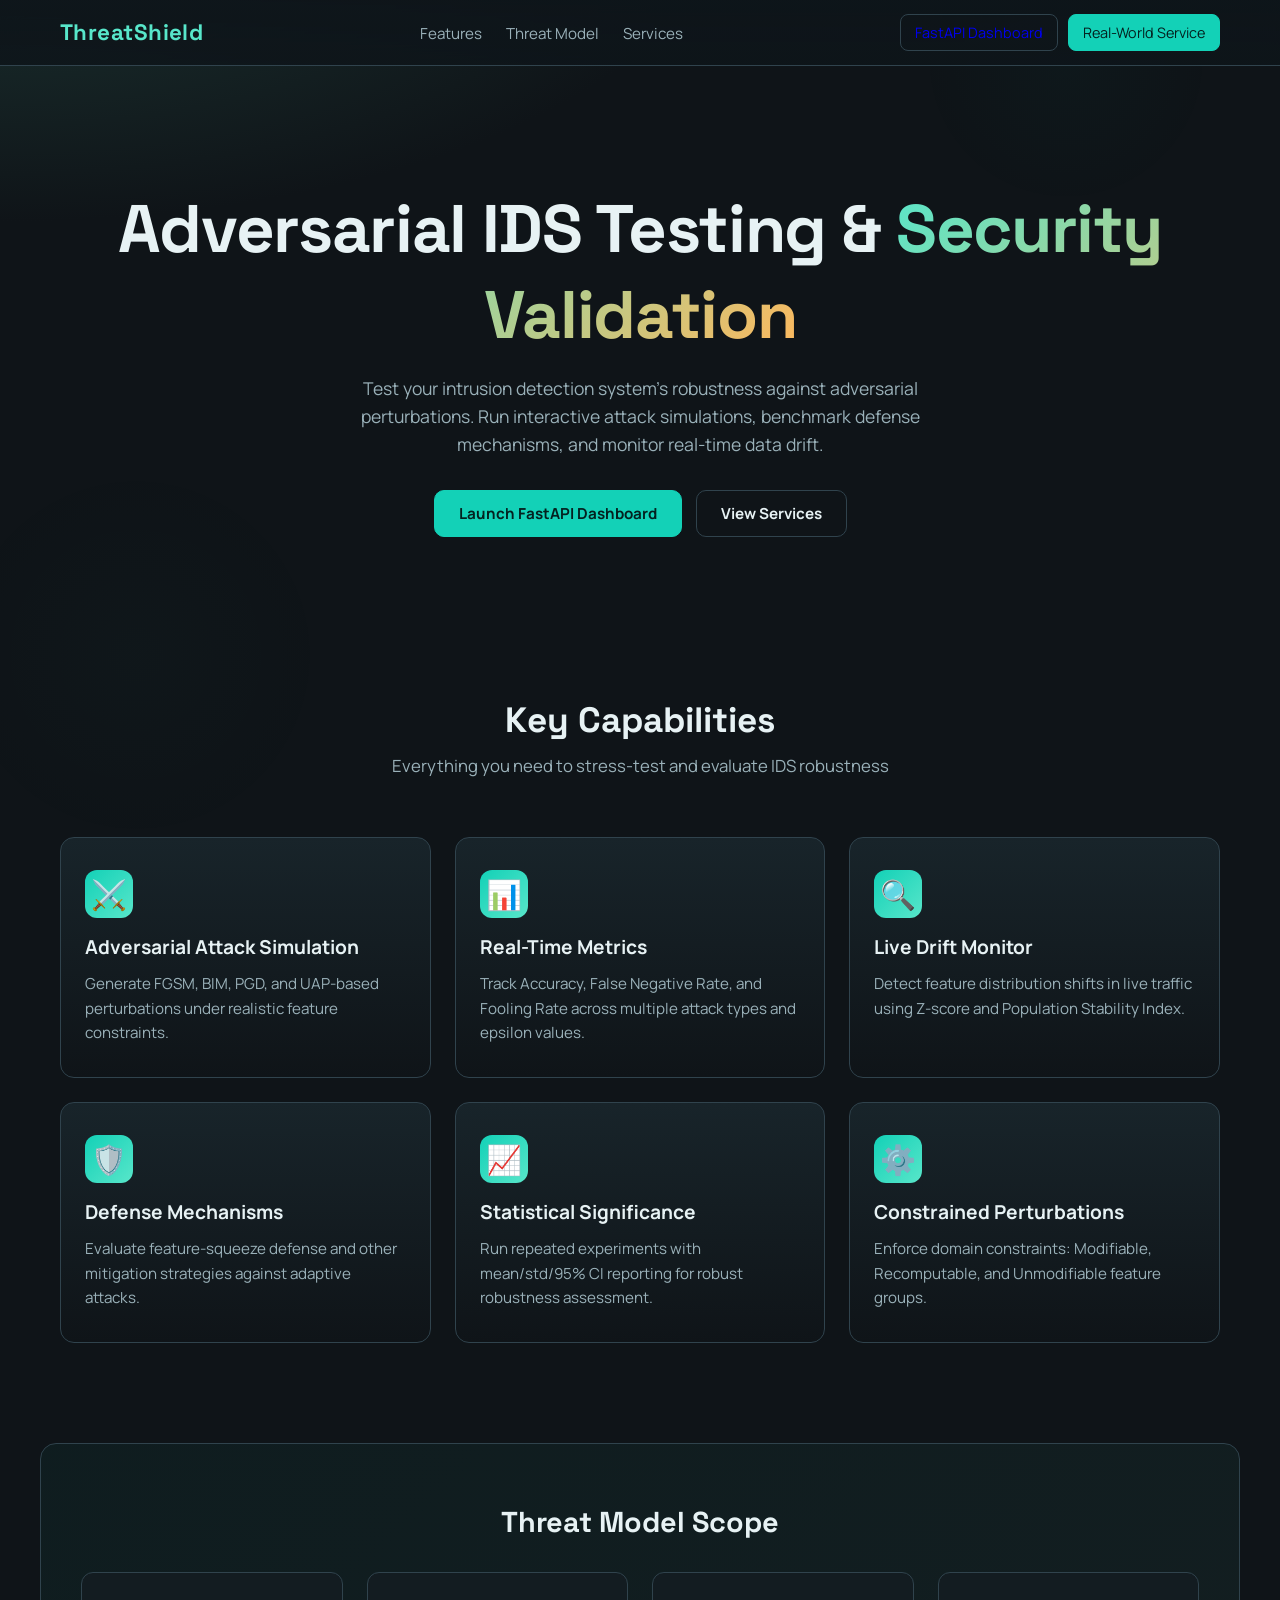
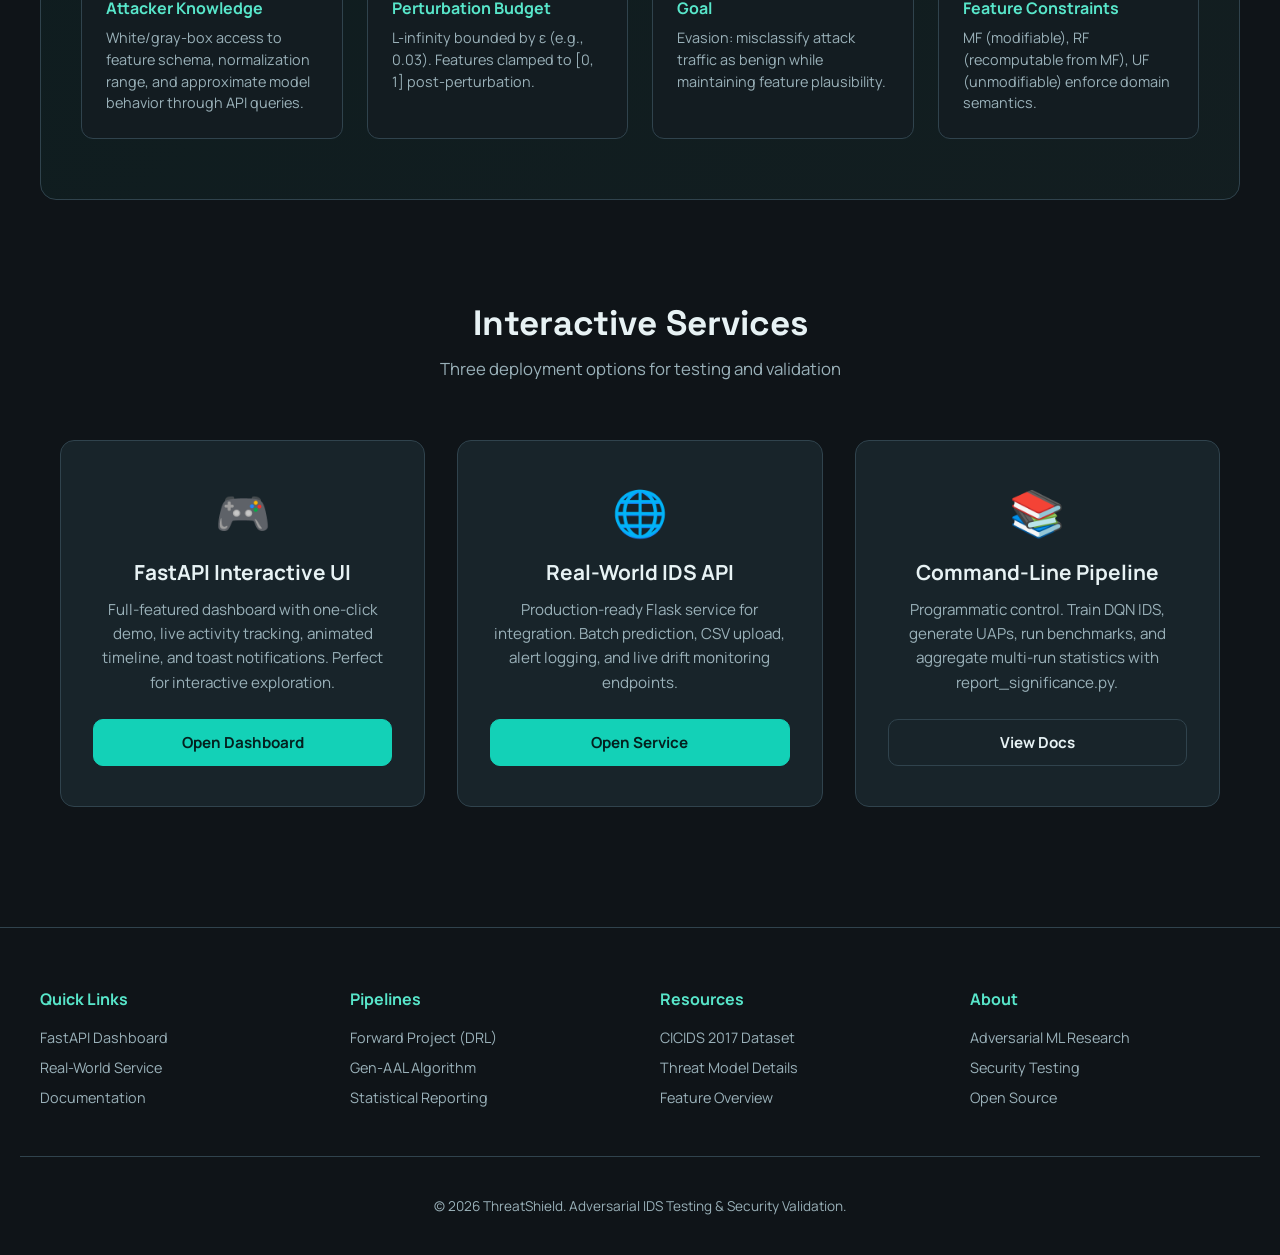
<file: index.html>
<!DOCTYPE html>
<html lang="en">
<head>
  <meta charset="UTF-8" />
  <meta name="viewport" content="width=device-width, initial-scale=1.0" />
  <title>ThreatShield — Adversarial IDS & Security Testing</title>
  <link rel="preconnect" href="https://fonts.googleapis.com" />
  <link rel="preconnect" href="https://fonts.gstatic.com" crossorigin />
  <link href="https://fonts.googleapis.com/css2?family=Manrope:wght@400;500;700;800&family=Space+Grotesk:wght@500;700&display=swap" rel="stylesheet" />
  <style>
    :root {
      --bg: #0f1418;
      --bg-2: #131c21;
      --panel: #18242a;
      --line: #30434d;
      --text: #e7f2f4;
      --muted: #9ab1b9;
      --primary: #13d1b7;
      --primary-2: #58e6ca;
      --warning: #ffb85c;
      --danger: #ff7f7f;
      --good: #53d39b;
    }

    * {
      margin: 0;
      padding: 0;
      box-sizing: border-box;
    }

    body {
      font-family: Manrope, Segoe UI, sans-serif;
      color: var(--text);
      background: var(--bg);
      overflow-x: hidden;
    }

    /* Animated background */
    .bg-gradient {
      position: fixed;
      top: 0;
      left: 0;
      width: 100%;
      height: 100%;
      background:
        radial-gradient(1200px 520px at 0% -10%, #1c3432 0%, transparent 60%),
        radial-gradient(1000px 520px at 100% -30%, #1e2f3f 0%, transparent 56%),
        var(--bg);
      z-index: -1;
    }

    .animated-orb {
      position: fixed;
      z-index: -1;
      opacity: 0.08;
    }

    .orb-1 {
      width: 300px;
      height: 300px;
      background: radial-gradient(circle, rgba(19, 209, 183, 0.3), transparent 70%);
      border-radius: 50%;
      top: -10%;
      right: 5%;
      animation: floatOrb1 20s ease-in-out infinite;
    }

    .orb-2 {
      width: 400px;
      height: 400px;
      background: radial-gradient(circle, rgba(88, 230, 202, 0.2), transparent 70%);
      border-radius: 50%;
      bottom: 5%;
      left: -5%;
      animation: floatOrb2 25s ease-in-out infinite;
    }

    @keyframes floatOrb1 {
      0%, 100% { transform: translate(0, 0); }
      50% { transform: translate(40px, -60px); }
    }

    @keyframes floatOrb2 {
      0%, 100% { transform: translate(0, 0); }
      50% { transform: translate(-50px, 80px); }
    }

    /* Navigation */
    header {
      position: sticky;
      top: 0;
      z-index: 50;
      backdrop-filter: blur(10px);
      border-bottom: 1px solid var(--line);
      background: linear-gradient(180deg, rgba(14, 21, 26, 0.95), rgba(14, 21, 26, 0.88));
    }

    nav {
      max-width: 1200px;
      margin: 0 auto;
      display: flex;
      justify-content: space-between;
      align-items: center;
      padding: 14px 20px;
    }

    .logo {
      font-family: Space Grotesk, sans-serif;
      font-size: 1.4rem;
      font-weight: 700;
      letter-spacing: 0.02em;
      color: var(--primary-2);
    }

    .nav-links {
      display: flex;
      gap: 24px;
      list-style: none;
    }

    .nav-links a {
      color: var(--muted);
      text-decoration: none;
      font-size: 0.95rem;
      transition: color 0.2s ease;
      position: relative;
    }

    .nav-links a:hover {
      color: var(--primary-2);
    }

    .nav-links a::after {
      content: '';
      position: absolute;
      bottom: -4px;
      left: 0;
      width: 0%;
      height: 2px;
      background: var(--primary);
      transition: width 0.3s ease;
    }

    .nav-links a:hover::after {
      width: 100%;
    }

    .nav-cta {
      display: flex;
      gap: 10px;
    }

    .nav-cta a {
      padding: 8px 14px;
      border: 1px solid var(--line);
      border-radius: 8px;
      text-decoration: none;
      font-size: 0.9rem;
      transition: all 0.2s ease;
    }

    .nav-cta a.primary {
      background: var(--primary);
      color: #04211f;
      border-color: var(--primary);
    }

    .nav-cta a.primary:hover {
      background: var(--primary-2);
      transform: translateY(-2px);
    }

    /* Hero Section */
    .hero {
      max-width: 1200px;
      margin: 0 auto;
      padding: 120px 20px 80px;
      text-align: center;
    }

    .hero h1 {
      font-family: Space Grotesk, sans-serif;
      font-size: clamp(2.4rem, 8vw, 4.2rem);
      font-weight: 800;
      letter-spacing: -0.02em;
      margin-bottom: 16px;
      animation: slideUp 0.8s cubic-bezier(0.34, 1.56, 0.64, 1);
    }

    .hero-highlight {
      background: linear-gradient(135deg, var(--primary-2), var(--warning));
      -webkit-background-clip: text;
      -webkit-text-fill-color: transparent;
      background-clip: text;
    }

    .hero p {
      font-size: 1.1rem;
      color: var(--muted);
      max-width: 600px;
      margin: 0 auto 32px;
      line-height: 1.6;
      animation: slideUp 0.8s cubic-bezier(0.34, 1.56, 0.64, 1) 0.1s backwards;
    }

    .hero-cta {
      display: flex;
      gap: 14px;
      justify-content: center;
      flex-wrap: wrap;
      animation: slideUp 0.8s cubic-bezier(0.34, 1.56, 0.64, 1) 0.2s backwards;
    }

    .btn {
      padding: 12px 24px;
      border: 1px solid var(--line);
      border-radius: 10px;
      font-size: 0.95rem;
      font-weight: 700;
      cursor: pointer;
      transition: all 0.2s ease;
      text-decoration: none;
      display: inline-block;
    }

    .btn.primary {
      background: var(--primary);
      color: #04211f;
      border-color: var(--primary);
    }

    .btn.primary:hover {
      background: var(--primary-2);
      transform: translateY(-3px);
      box-shadow: 0 10px 25px rgba(19, 209, 183, 0.2);
    }

    .btn.secondary {
      background: transparent;
      color: var(--text);
      border-color: var(--line);
    }

    .btn.secondary:hover {
      border-color: var(--primary);
      color: var(--primary-2);
      transform: translateY(-3px);
    }

    @keyframes slideUp {
      from {
        opacity: 0;
        transform: translateY(20px);
      }
      to {
        opacity: 1;
        transform: translateY(0);
      }
    }

    /* Features Grid */
    .features {
      max-width: 1200px;
      margin: 80px auto 0;
      padding: 0 20px;
    }

    .section-title {
      text-align: center;
      margin-bottom: 60px;
    }

    .section-title h2 {
      font-family: Space Grotesk, sans-serif;
      font-size: 2.2rem;
      margin-bottom: 12px;
    }

    .section-title p {
      color: var(--muted);
      font-size: 1.05rem;
    }

    .features-grid {
      display: grid;
      grid-template-columns: repeat(auto-fit, minmax(280px, 1fr));
      gap: 24px;
      margin-bottom: 80px;
    }

    .feature-card {
      border: 1px solid var(--line);
      border-radius: 14px;
      padding: 32px 24px;
      background: linear-gradient(180deg, var(--panel), var(--bg));
      transition: all 0.3s cubic-bezier(0.34, 1.56, 0.64, 1);
      position: relative;
      overflow: hidden;
    }

    .feature-card::before {
      content: '';
      position: absolute;
      top: -50%;
      right: -50%;
      width: 100%;
      height: 100%;
      background: radial-gradient(circle, rgba(19, 209, 183, 0.1), transparent 70%);
      opacity: 0;
      transition: opacity 0.4s ease;
    }

    .feature-card:hover {
      border-color: var(--primary);
      transform: translateY(-8px);
      box-shadow: 0 20px 40px rgba(19, 209, 183, 0.1);
    }

    .feature-card:hover::before {
      opacity: 1;
    }

    .feature-icon {
      width: 48px;
      height: 48px;
      background: linear-gradient(135deg, var(--primary), var(--primary-2));
      border-radius: 12px;
      display: flex;
      align-items: center;
      justify-content: center;
      font-size: 1.8rem;
      margin-bottom: 16px;
      position: relative;
      z-index: 1;
    }

    .feature-card h3 {
      font-size: 1.2rem;
      margin-bottom: 12px;
      position: relative;
      z-index: 1;
    }

    .feature-card p {
      color: var(--muted);
      font-size: 0.95rem;
      line-height: 1.6;
      position: relative;
      z-index: 1;
    }

    /* Threat Model Section */
    .threat-model {
      max-width: 1200px;
      margin: 100px auto;
      padding: 60px 40px;
      background: linear-gradient(135deg, rgba(19, 209, 183, 0.05), rgba(88, 230, 202, 0.05));
      border: 1px solid var(--line);
      border-radius: 16px;
    }

    .threat-model h2 {
      font-family: Space Grotesk, sans-serif;
      font-size: 1.8rem;
      margin-bottom: 32px;
      text-align: center;
    }

    .threat-grid {
      display: grid;
      grid-template-columns: repeat(auto-fit, minmax(220px, 1fr));
      gap: 24px;
    }

    .threat-item {
      padding: 24px;
      background: var(--bg-2);
      border: 1px solid var(--line);
      border-radius: 12px;
      animation: fadeIn 0.6s ease-out;
    }

    .threat-item:nth-child(2) {
      animation-delay: 0.1s;
    }

    .threat-item:nth-child(3) {
      animation-delay: 0.2s;
    }

    .threat-item:nth-child(4) {
      animation-delay: 0.3s;
    }

    @keyframes fadeIn {
      from {
        opacity: 0;
        transform: translateY(10px);
      }
      to {
        opacity: 1;
        transform: translateY(0);
      }
    }

    .threat-item h4 {
      font-size: 1rem;
      margin-bottom: 8px;
      color: var(--primary-2);
    }

    .threat-item p {
      color: var(--muted);
      font-size: 0.9rem;
      line-height: 1.5;
    }

    /* Services Section */
    .services {
      max-width: 1200px;
      margin: 100px auto;
      padding: 0 20px;
    }

    .services-grid {
      display: grid;
      grid-template-columns: repeat(auto-fit, minmax(300px, 1fr));
      gap: 32px;
    }

    .service-box {
      border: 1px solid var(--line);
      border-radius: 14px;
      padding: 40px 32px;
      background: var(--panel);
      transition: all 0.3s ease;
      text-align: center;
    }

    .service-box:hover {
      border-color: var(--primary);
      transform: translateY(-6px);
    }

    .service-icon {
      font-size: 2.8rem;
      margin-bottom: 16px;
    }

    .service-box h3 {
      font-size: 1.3rem;
      margin-bottom: 12px;
    }

    .service-box p {
      color: var(--muted);
      margin-bottom: 24px;
      font-size: 0.95rem;
      line-height: 1.6;
    }

    .service-box .btn {
      width: 100%;
    }

    /* Footer */
    footer {
      margin-top: 120px;
      padding: 60px 20px 40px;
      border-top: 1px solid var(--line);
      background: var(--bg);
    }

    .footer-content {
      max-width: 1200px;
      margin: 0 auto;
      display: grid;
      grid-template-columns: repeat(auto-fit, minmax(250px, 1fr));
      gap: 40px;
      margin-bottom: 40px;
    }

    .footer-section h4 {
      margin-bottom: 16px;
      color: var(--primary-2);
    }

    .footer-section ul {
      list-style: none;
    }

    .footer-section ul li {
      margin-bottom: 8px;
    }

    .footer-section ul li a {
      color: var(--muted);
      text-decoration: none;
      font-size: 0.9rem;
      transition: color 0.2s ease;
    }

    .footer-section ul li a:hover {
      color: var(--primary-2);
    }

    .footer-bottom {
      text-align: center;
      padding-top: 40px;
      border-top: 1px solid var(--line);
      color: var(--muted);
      font-size: 0.85rem;
    }

    /* Responsive */
    @media (max-width: 768px) {
      .nav-links {
        gap: 16px;
        font-size: 0.85rem;
      }

      .hero {
        padding: 80px 20px 60px;
      }

      .hero h1 {
        font-size: 2rem;
      }

      .features-grid {
        grid-template-columns: 1fr;
      }

      .threat-model {
        padding: 40px 20px;
      }

      .services-grid {
        grid-template-columns: 1fr;
      }
    }
  </style>
</head>
<body>
  <div class="bg-gradient"></div>
  <div class="animated-orb orb-1"></div>
  <div class="animated-orb orb-2"></div>

  <!-- Navigation -->
  <header>
    <nav>
      <div class="logo">ThreatShield</div>
      <ul class="nav-links">
        <li><a href="#features">Features</a></li>
        <li><a href="#threat-model">Threat Model</a></li>
        <li><a href="#services">Services</a></li>
      </ul>
      <div class="nav-cta">
        <a href="/dashboard">FastAPI Dashboard</a>
        <a href="http://127.0.0.1:8000/" target="_blank" class="primary">Real-World Service</a>
      </div>
    </nav>
  </header>

  <!-- Hero -->
  <section class="hero">
    <h1>
      Adversarial IDS Testing &
      <span class="hero-highlight">Security Validation</span>
    </h1>
    <p>
      Test your intrusion detection system's robustness against adversarial perturbations.
      Run interactive attack simulations, benchmark defense mechanisms, and monitor real-time data drift.
    </p>
    <div class="hero-cta">
      <a href="/dashboard" class="btn primary">Launch FastAPI Dashboard</a>
      <a href="#services" class="btn secondary">View Services</a>
    </div>
  </section>

  <!-- Features -->
  <section id="features" class="features">
    <div class="section-title">
      <h2>Key Capabilities</h2>
      <p>Everything you need to stress-test and evaluate IDS robustness</p>
    </div>

    <div class="features-grid">
      <div class="feature-card">
        <div class="feature-icon">⚔️</div>
        <h3>Adversarial Attack Simulation</h3>
        <p>Generate FGSM, BIM, PGD, and UAP-based perturbations under realistic feature constraints.</p>
      </div>

      <div class="feature-card">
        <div class="feature-icon">📊</div>
        <h3>Real-Time Metrics</h3>
        <p>Track Accuracy, False Negative Rate, and Fooling Rate across multiple attack types and epsilon values.</p>
      </div>

      <div class="feature-card">
        <div class="feature-icon">🔍</div>
        <h3>Live Drift Monitor</h3>
        <p>Detect feature distribution shifts in live traffic using Z-score and Population Stability Index.</p>
      </div>

      <div class="feature-card">
        <div class="feature-icon">🛡️</div>
        <h3>Defense Mechanisms</h3>
        <p>Evaluate feature-squeeze defense and other mitigation strategies against adaptive attacks.</p>
      </div>

      <div class="feature-card">
        <div class="feature-icon">📈</div>
        <h3>Statistical Significance</h3>
        <p>Run repeated experiments with mean/std/95% CI reporting for robust robustness assessment.</p>
      </div>

      <div class="feature-card">
        <div class="feature-icon">⚙️</div>
        <h3>Constrained Perturbations</h3>
        <p>Enforce domain constraints: Modifiable, Recomputable, and Unmodifiable feature groups.</p>
      </div>
    </div>
  </section>

  <!-- Threat Model -->
  <section id="threat-model" class="threat-model">
    <h2>Threat Model Scope</h2>
    <div class="threat-grid">
      <div class="threat-item">
        <h4>Attacker Knowledge</h4>
        <p>White/gray-box access to feature schema, normalization range, and approximate model behavior through API queries.</p>
      </div>
      <div class="threat-item">
        <h4>Perturbation Budget</h4>
        <p>L-infinity bounded by ε (e.g., 0.03). Features clamped to [0, 1] post-perturbation.</p>
      </div>
      <div class="threat-item">
        <h4>Goal</h4>
        <p>Evasion: misclassify attack traffic as benign while maintaining feature plausibility.</p>
      </div>
      <div class="threat-item">
        <h4>Feature Constraints</h4>
        <p>MF (modifiable), RF (recomputable from MF), UF (unmodifiable) enforce domain semantics.</p>
      </div>
    </div>
  </section>

  <!-- Services -->
  <section id="services" class="services">
    <div class="section-title">
      <h2>Interactive Services</h2>
      <p>Three deployment options for testing and validation</p>
    </div>

    <div class="services-grid">
      <div class="service-box">
        <div class="service-icon">🎮</div>
        <h3>FastAPI Interactive UI</h3>
        <p>
          Full-featured dashboard with one-click demo, live activity tracking, animated timeline,
          and toast notifications. Perfect for interactive exploration.
        </p>
        <a href="/dashboard" class="btn primary">Open Dashboard</a>
      </div>

      <div class="service-box">
        <div class="service-icon">🌐</div>
        <h3>Real-World IDS API</h3>
        <p>
          Production-ready Flask service for integration. Batch prediction, CSV upload, alert logging,
          and live drift monitoring endpoints.
        </p>
        <a href="http://127.0.0.1:8000/" target="_blank" class="btn primary">Open Service</a>
      </div>

      <div class="service-box">
        <div class="service-icon">📚</div>
        <h3>Command-Line Pipeline</h3>
        <p>
          Programmatic control. Train DQN IDS, generate UAPs, run benchmarks,
          and aggregate multi-run statistics with report_significance.py.
        </p>
        <a href="#readme" class="btn secondary">View Docs</a>
      </div>
    </div>
  </section>

  <!-- Footer -->
  <footer>
    <div class="footer-content">
      <div class="footer-section">
        <h4>Quick Links</h4>
        <ul>
          <li><a href="/dashboard">FastAPI Dashboard</a></li>
          <li><a href="http://127.0.0.1:8000/" target="_blank">Real-World Service</a></li>
          <li><a href="README.md" target="_blank">Documentation</a></li>
        </ul>
      </div>

      <div class="footer-section">
        <h4>Pipelines</h4>
        <ul>
          <li><a href="#forward">Forward Project (DRL)</a></li>
          <li><a href="#legacy">Gen-AAL Algorithm</a></li>
          <li><a href="#significance">Statistical Reporting</a></li>
        </ul>
      </div>

      <div class="footer-section">
        <h4>Resources</h4>
        <ul>
          <li><a href="https://www.unb.ca/cic/datasets/ids-2017.html" target="_blank">CICIDS 2017 Dataset</a></li>
          <li><a href="#threat-model">Threat Model Details</a></li>
          <li><a href="#features">Feature Overview</a></li>
        </ul>
      </div>

      <div class="footer-section">
        <h4>About</h4>
        <ul>
          <li><a href="#">Adversarial ML Research</a></li>
          <li><a href="#">Security Testing</a></li>
          <li><a href="#">Open Source</a></li>
        </ul>
      </div>
    </div>

    <div class="footer-bottom">
      <p>&copy; 2026 ThreatShield. Adversarial IDS Testing & Security Validation.</p>
    </div>
  </footer>
</body>
</html>
</file>
